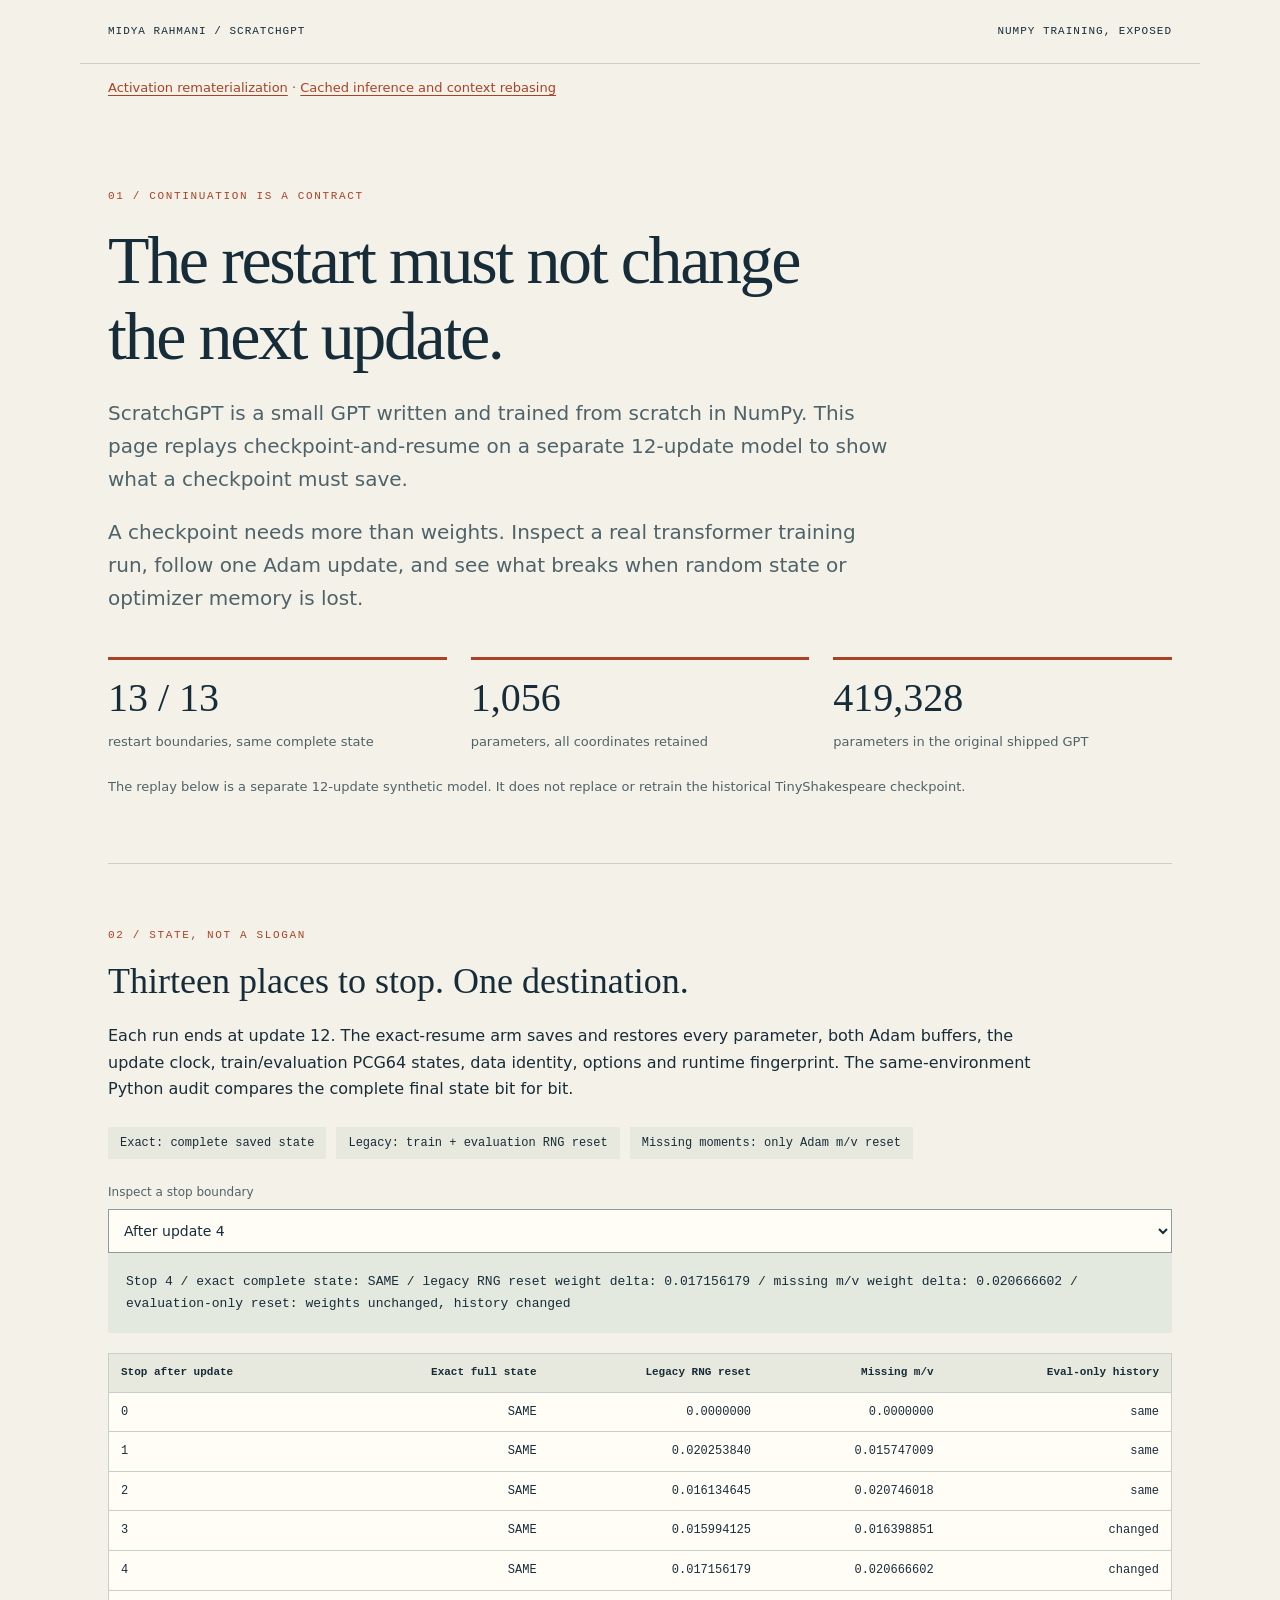
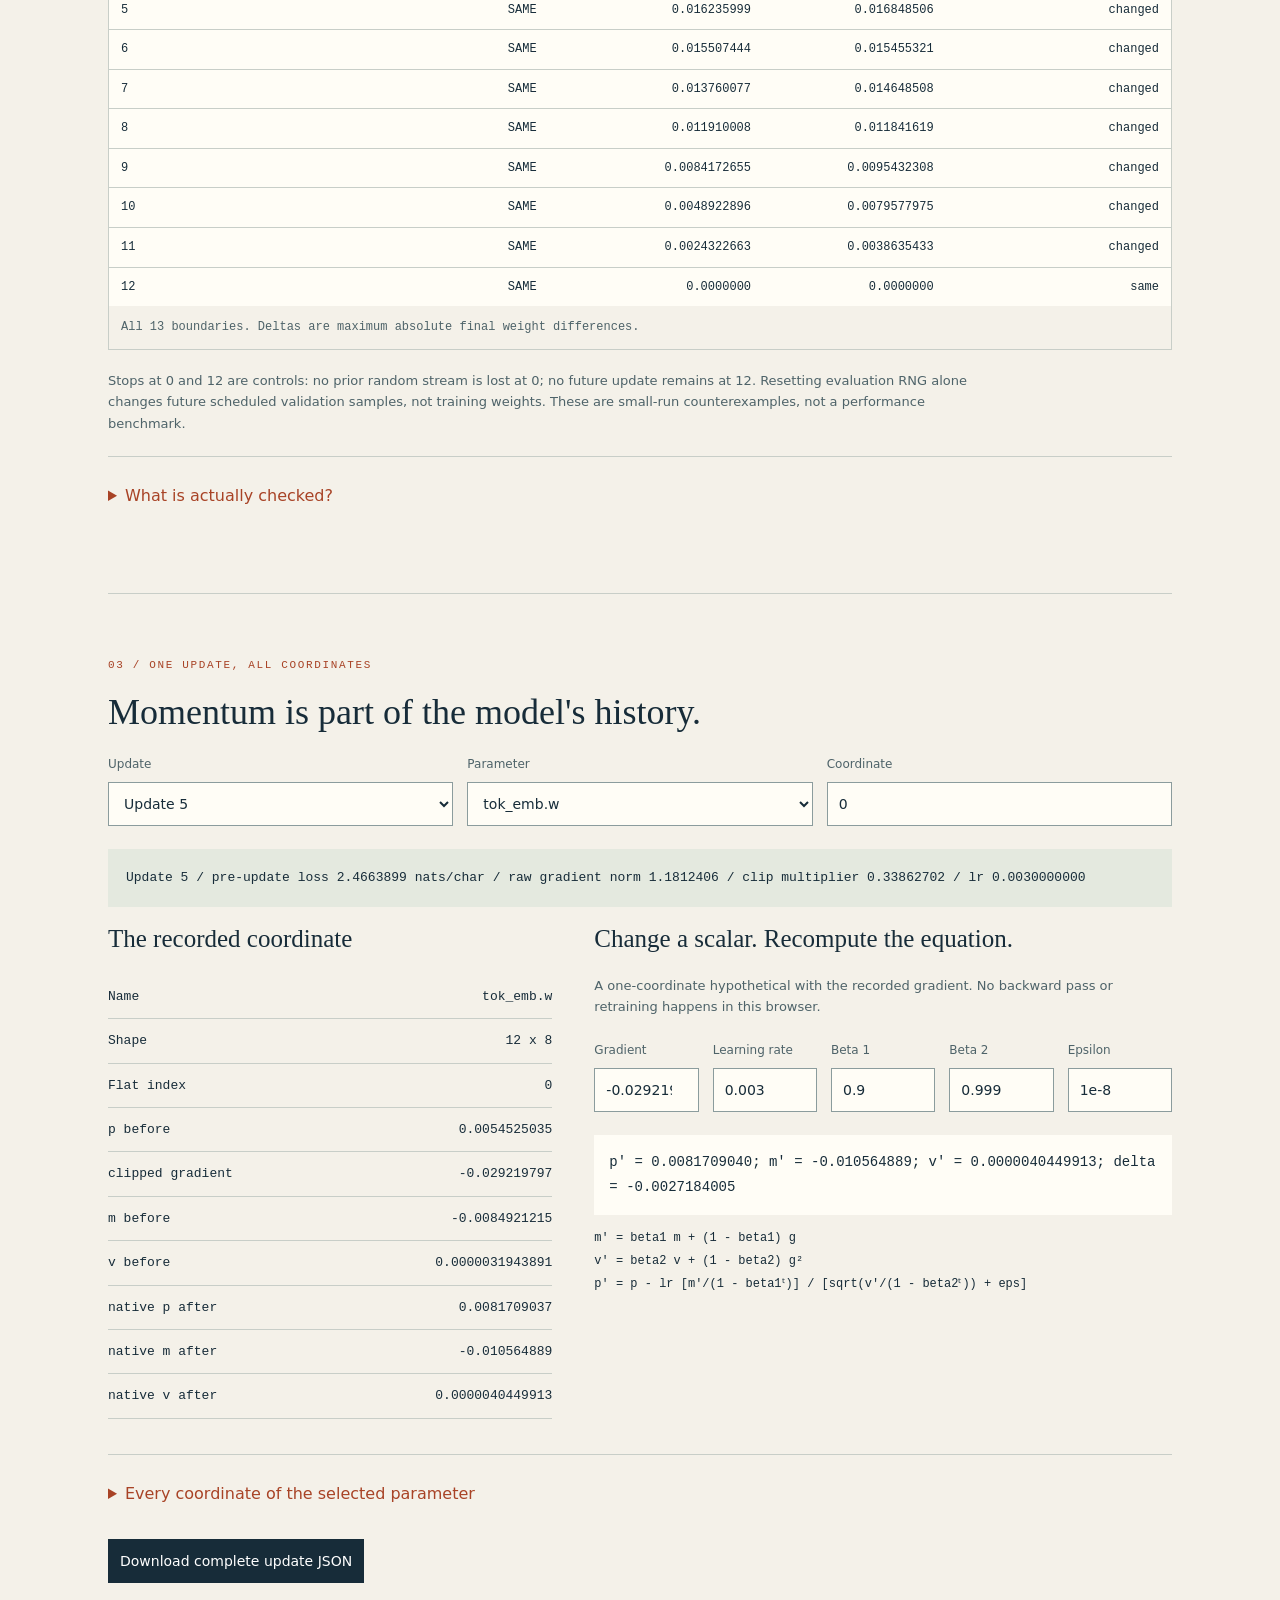
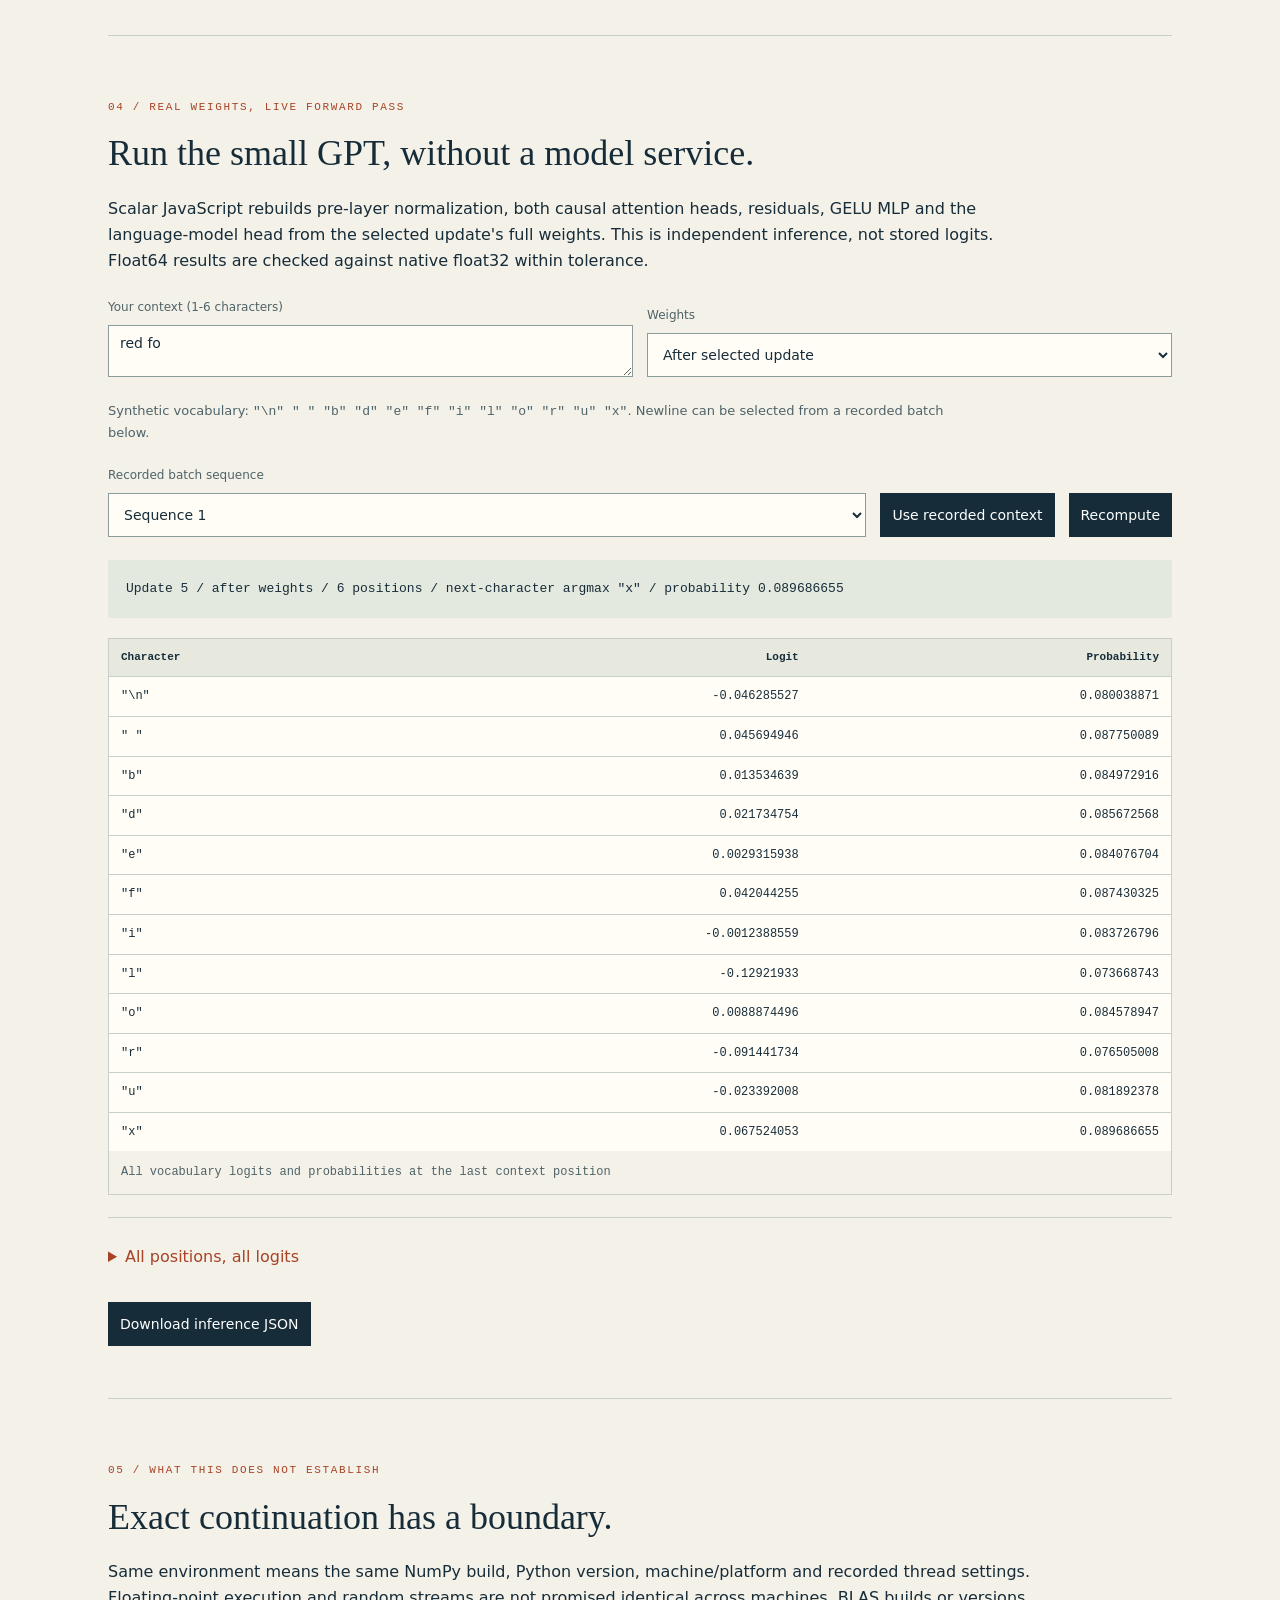
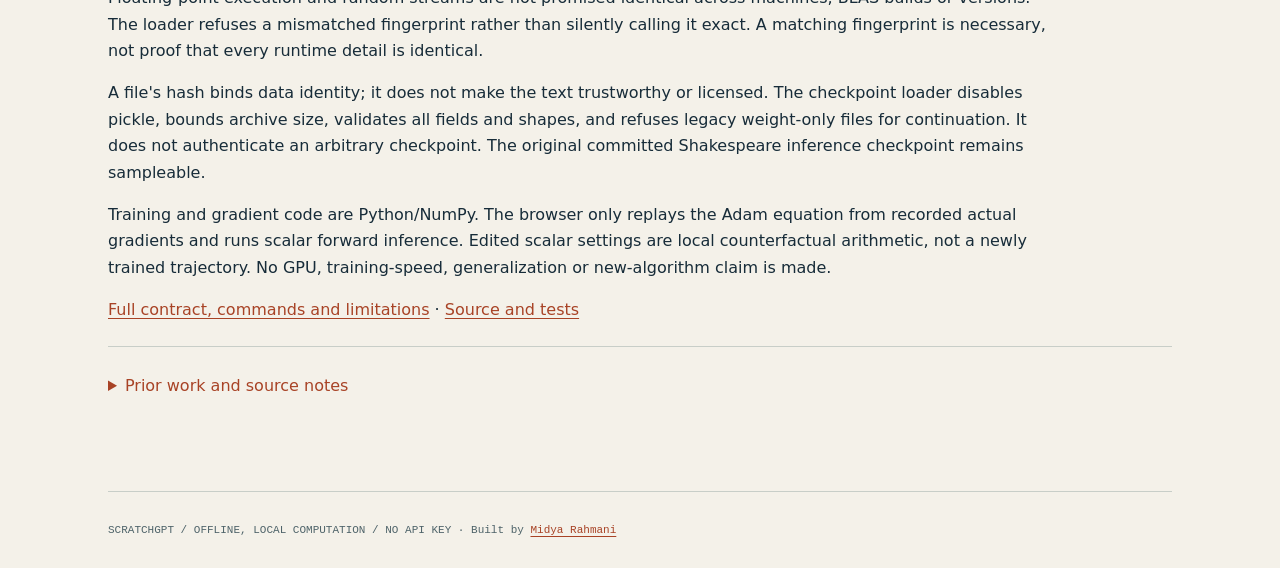
<file: docs/index.html>
<!doctype html><html lang="en"><head><meta charset="utf-8"><meta name="viewport" content="width=device-width,initial-scale=1"><title>scratchgpt | The next update</title><link rel="stylesheet" href="style.css"><script defer src="engine.js"></script><script defer src="app.js"></script></head><body>
<header><a href="https://github.com/midya8/scratchgpt">MIDYA RAHMANI / SCRATCHGPT</a><span>NUMPY TRAINING, EXPOSED</span></header>
<main><p class="note"><a href="remat.html">Activation rematerialization</a> · <a href="cache.html">Cached inference and context rebasing</a></p><section class="hero"><p class="eyebrow">01 / CONTINUATION IS A CONTRACT</p><h1>The restart must not change <br>the next update.</h1><p class="lead">ScratchGPT is a small GPT written and trained from scratch in NumPy. This page replays checkpoint-and-resume on a separate 12-update model to show what a checkpoint must save.</p><p class="lead">A checkpoint needs more than weights. Inspect a real transformer training run, follow one Adam update, and see what breaks when random state or optimizer memory is lost.</p><div class="metrics"><div><strong id="exact">...</strong><span>restart boundaries, same complete state</span></div><div><strong>1,056</strong><span>parameters, all coordinates retained</span></div><div><strong>419,328</strong><span>parameters in the original shipped GPT</span></div></div><p class="note">The replay below is a separate 12-update synthetic model. It does not replace or retrain the historical TinyShakespeare checkpoint.</p></section>
<div id="loading" role="status">Loading the complete replay...</div><div id="workbench" hidden>
<section><p class="eyebrow">02 / STATE, NOT A SLOGAN</p><h2>Thirteen places to stop. One destination.</h2><p>Each run ends at update 12. The exact-resume arm saves and restores every parameter, both Adam buffers, the update clock, train/evaluation PCG64 states, data identity, options and runtime fingerprint. The same-environment Python audit compares the complete final state bit for bit.</p><div class="legend"><span>Exact: complete saved state</span><span>Legacy: train + evaluation RNG reset</span><span>Missing moments: only Adam m/v reset</span></div><label>Inspect a stop boundary<select id="boundary"></select></label><div id="boundary-summary" class="status"></div><div class="table-wrap"><table id="boundaries"><caption>All 13 boundaries. Deltas are maximum absolute final weight differences.</caption><thead><tr><th>Stop after update</th><th>Exact full state</th><th>Legacy RNG reset</th><th>Missing m/v</th><th>Eval-only history</th></tr></thead><tbody></tbody></table></div><p class="note">Stops at 0 and 12 are controls: no prior random stream is lost at 0; no future update remains at 12. Resetting evaluation RNG alone changes future scheduled validation samples, not training weights. These are small-run counterexamples, not a performance benchmark.</p><details><summary>What is actually checked?</summary><p id="check-summary"></p><p>JSON canonical metadata plus raw float32 parameter/moment bytes form the full-state digest. Cross-version regeneration uses numerical tolerances and ignores runtime-specific digests. Atomic replacement prevents a failed save from truncating the previous checkpoint, but is not a promise against every filesystem or power-loss failure.</p><p id="digest" class="mono"></p></details></section>
<section><p class="eyebrow">03 / ONE UPDATE, ALL COORDINATES</p><h2>Momentum is part of the model's history.</h2><div class="controls"><label>Update<select id="step"></select></label><label>Parameter<select id="parameter"></select></label><label>Coordinate<input id="coordinate" type="number" min="0" value="0" step="1"></label></div><div class="status" id="step-summary"></div><div class="columns"><div><h3>The recorded coordinate</h3><dl id="coordinate-values"></dl></div><div><h3>Change a scalar. Recompute the equation.</h3><p class="note">A one-coordinate hypothetical with the recorded gradient. No backward pass or retraining happens in this browser.</p><div class="controls scalar"><label>Gradient<input id="g" type="number" step="any"></label><label>Learning rate<input id="lr" type="number" step="any"></label><label>Beta 1<input id="b1" type="number" step="any" value="0.9"></label><label>Beta 2<input id="b2" type="number" step="any" value="0.999"></label><label>Epsilon<input id="eps" type="number" step="any" value="0.00000001"></label></div><div id="scalar-result" aria-live="polite"></div><p class="formula">m' = beta1 m + (1 - beta1) g<br>v' = beta2 v + (1 - beta2) g²<br>p' = p - lr [m'/(1 - beta1ᵗ)] / [sqrt(v'/(1 - beta2ᵗ)) + eps]</p></div></div><details><summary>Every coordinate of the selected parameter</summary><div class="pager"><button id="previous">Previous 32</button><span id="page-label"></span><button id="next">Next 32</button></div><div class="table-wrap"><table id="coordinates"><thead><tr><th>Index</th><th>p before</th><th>clipped g</th><th>m before</th><th>v before</th><th>p after</th><th>m after</th><th>v after</th></tr></thead><tbody></tbody></table></div></details><button id="download-update">Download complete update JSON</button></section>
<section><p class="eyebrow">04 / REAL WEIGHTS, LIVE FORWARD PASS</p><h2>Run the small GPT, without a model service.</h2><p>Scalar JavaScript rebuilds pre-layer normalization, both causal attention heads, residuals, GELU MLP and the language-model head from the selected update's full weights. This is independent inference, not stored logits. Float64 results are checked against native float32 within tolerance.</p><form id="inference-form"><div class="controls"><label>Your context (1-6 characters)<textarea id="prompt" maxlength="20" autocomplete="off" spellcheck="false" rows="2">red fo</textarea></label><label>Weights<select id="stage"><option value="after">After selected update</option><option value="before">Before selected update</option></select></label></div><p class="note">Synthetic vocabulary: <span id="vocabulary" class="mono"></span>. Newline can be selected from a recorded batch below.</p><div class="controls"><label>Recorded batch sequence<select id="batch"><option value="0">Sequence 1</option><option value="1">Sequence 2</option><option value="2">Sequence 3</option></select></label><button id="use-batch" type="button">Use recorded context</button><button type="submit">Recompute</button></div></form><p id="infer-error" class="error" role="alert"></p><div id="inference-output"><div id="inference-summary" class="status"></div><div class="table-wrap"><table id="logits"><caption>All vocabulary logits and probabilities at the last context position</caption><thead><tr><th>Character</th><th>Logit</th><th>Probability</th></tr></thead><tbody></tbody></table></div><details><summary>All positions, all logits</summary><div class="table-wrap"><table id="all-logits"><thead></thead><tbody></tbody></table></div></details><button id="download-inference">Download inference JSON</button></div></section>
<section class="bounds"><p class="eyebrow">05 / WHAT THIS DOES NOT ESTABLISH</p><h2>Exact continuation has a boundary.</h2><p>Same environment means the same NumPy build, Python version, machine/platform and recorded thread settings. Floating-point execution and random streams are not promised identical across machines, BLAS builds or versions. The loader refuses a mismatched fingerprint rather than silently calling it exact. A matching fingerprint is necessary, not proof that every runtime detail is identical.</p><p>A file's hash binds data identity; it does not make the text trustworthy or licensed. The checkpoint loader disables pickle, bounds archive size, validates all fields and shapes, and refuses legacy weight-only files for continuation. It does not authenticate an arbitrary checkpoint. The original committed Shakespeare inference checkpoint remains sampleable.</p><p>Training and gradient code are Python/NumPy. The browser only replays the Adam equation from recorded actual gradients and runs scalar forward inference. Edited scalar settings are local counterfactual arithmetic, not a newly trained trajectory. No GPU, training-speed, generalization or new-algorithm claim is made.</p><p><a href="https://github.com/midya8/scratchgpt/blob/master/CONTINUATION.md">Full contract, commands and limitations</a> · <a href="https://github.com/midya8/scratchgpt">Source and tests</a></p><details><summary>Prior work and source notes</summary><ul><li><a href="https://arxiv.org/abs/1412.6980">Kingma and Ba: Adam</a></li><li><a href="https://numpy.org/doc/stable/reference/random/compatibility.html">NumPy random compatibility policy</a></li><li><a href="https://numpy.org/doc/stable/reference/random/bit_generators/generated/numpy.random.PCG64.state.html">NumPy PCG64 state</a></li><li><a href="https://numpy.org/doc/stable/reference/generated/numpy.load.html">NumPy loading and pickle boundary</a></li><li><a href="https://pytorch.org/tutorials/beginner/saving_loading_models.html">Checkpoint components, PyTorch tutorial</a> (concept only; PyTorch is not used)</li><li><a href="https://docs.python.org/3/library/os.html">Python os.replace</a></li><li><a href="https://arxiv.org/abs/1706.03762">Transformer architecture</a></li></ul><p>Original implementation and this educational continuation/replay by Midya Rahmani. Adam, transformers and RNG checkpointing are prior work.</p></details></section>
</div></main><footer>SCRATCHGPT / OFFLINE, LOCAL COMPUTATION / NO API KEY · Built by <a href="https://midya.ca">Midya Rahmani</a></footer></body></html>
</file>
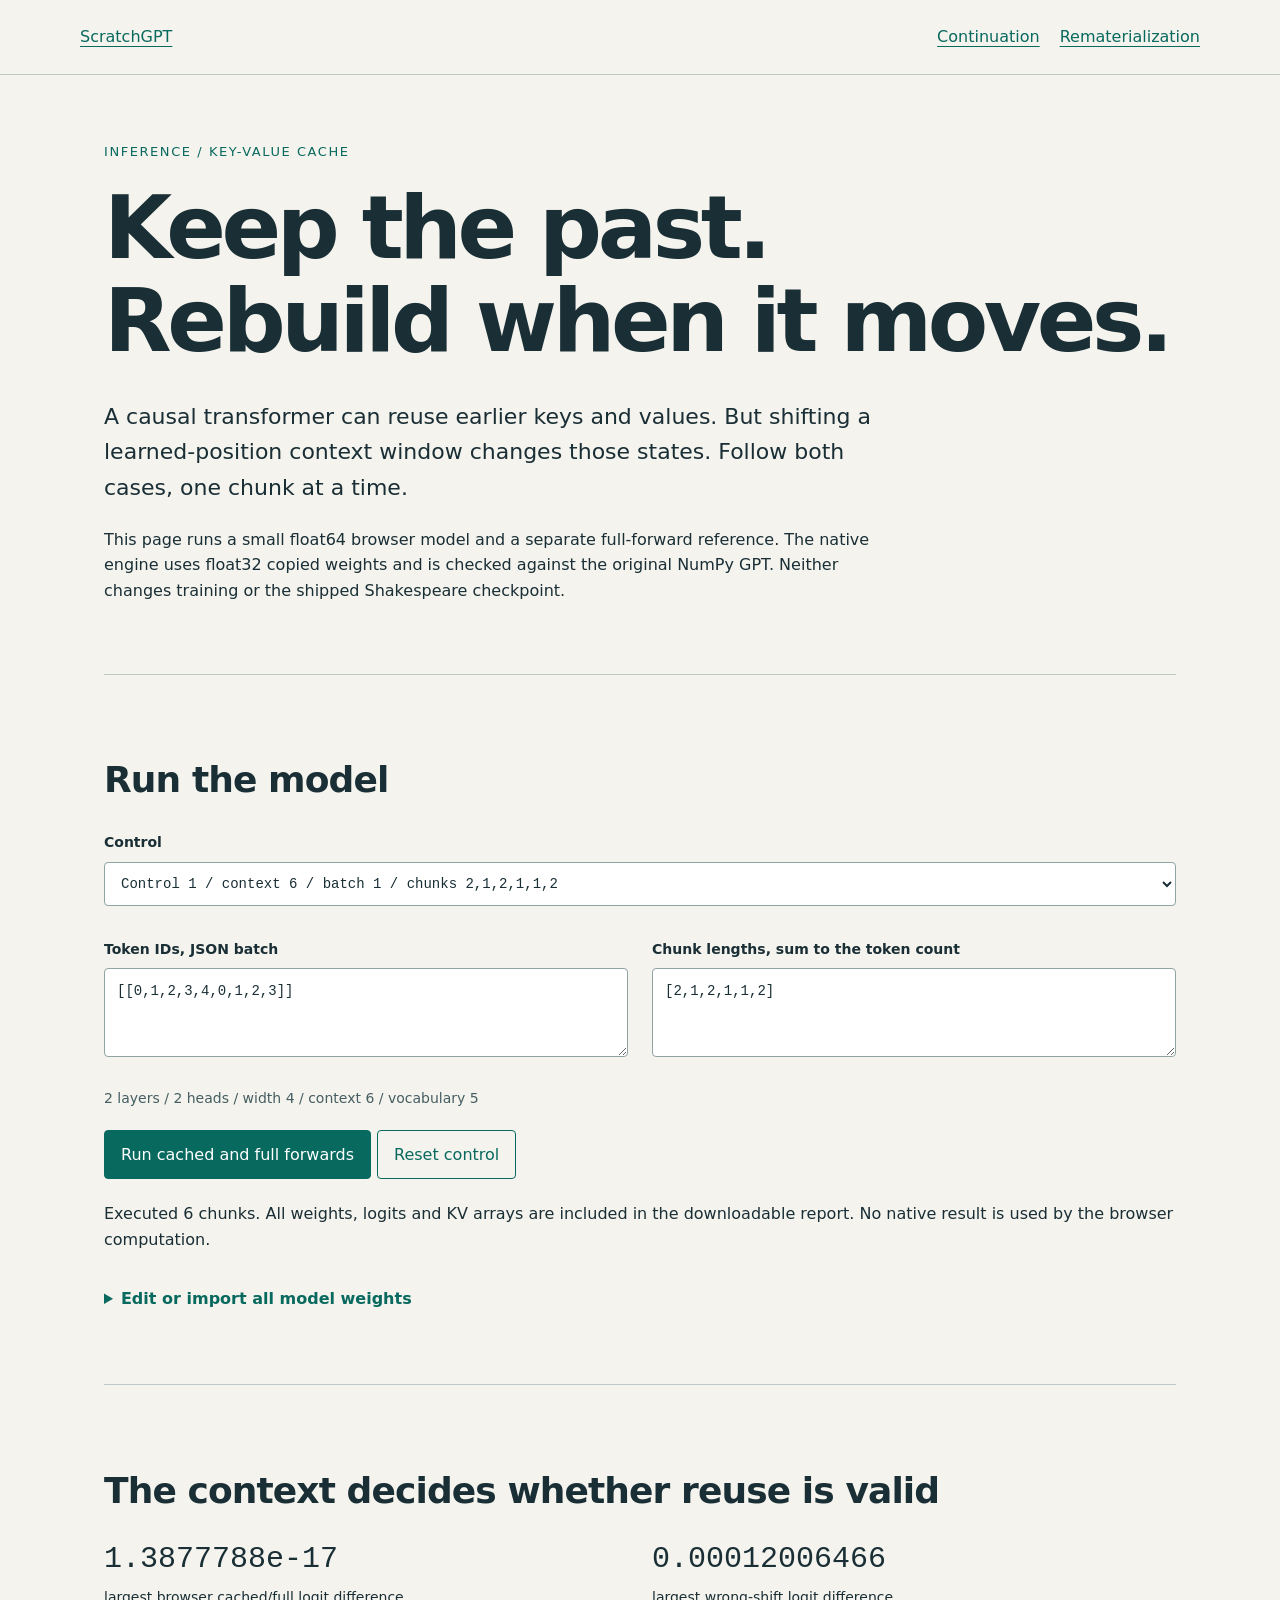
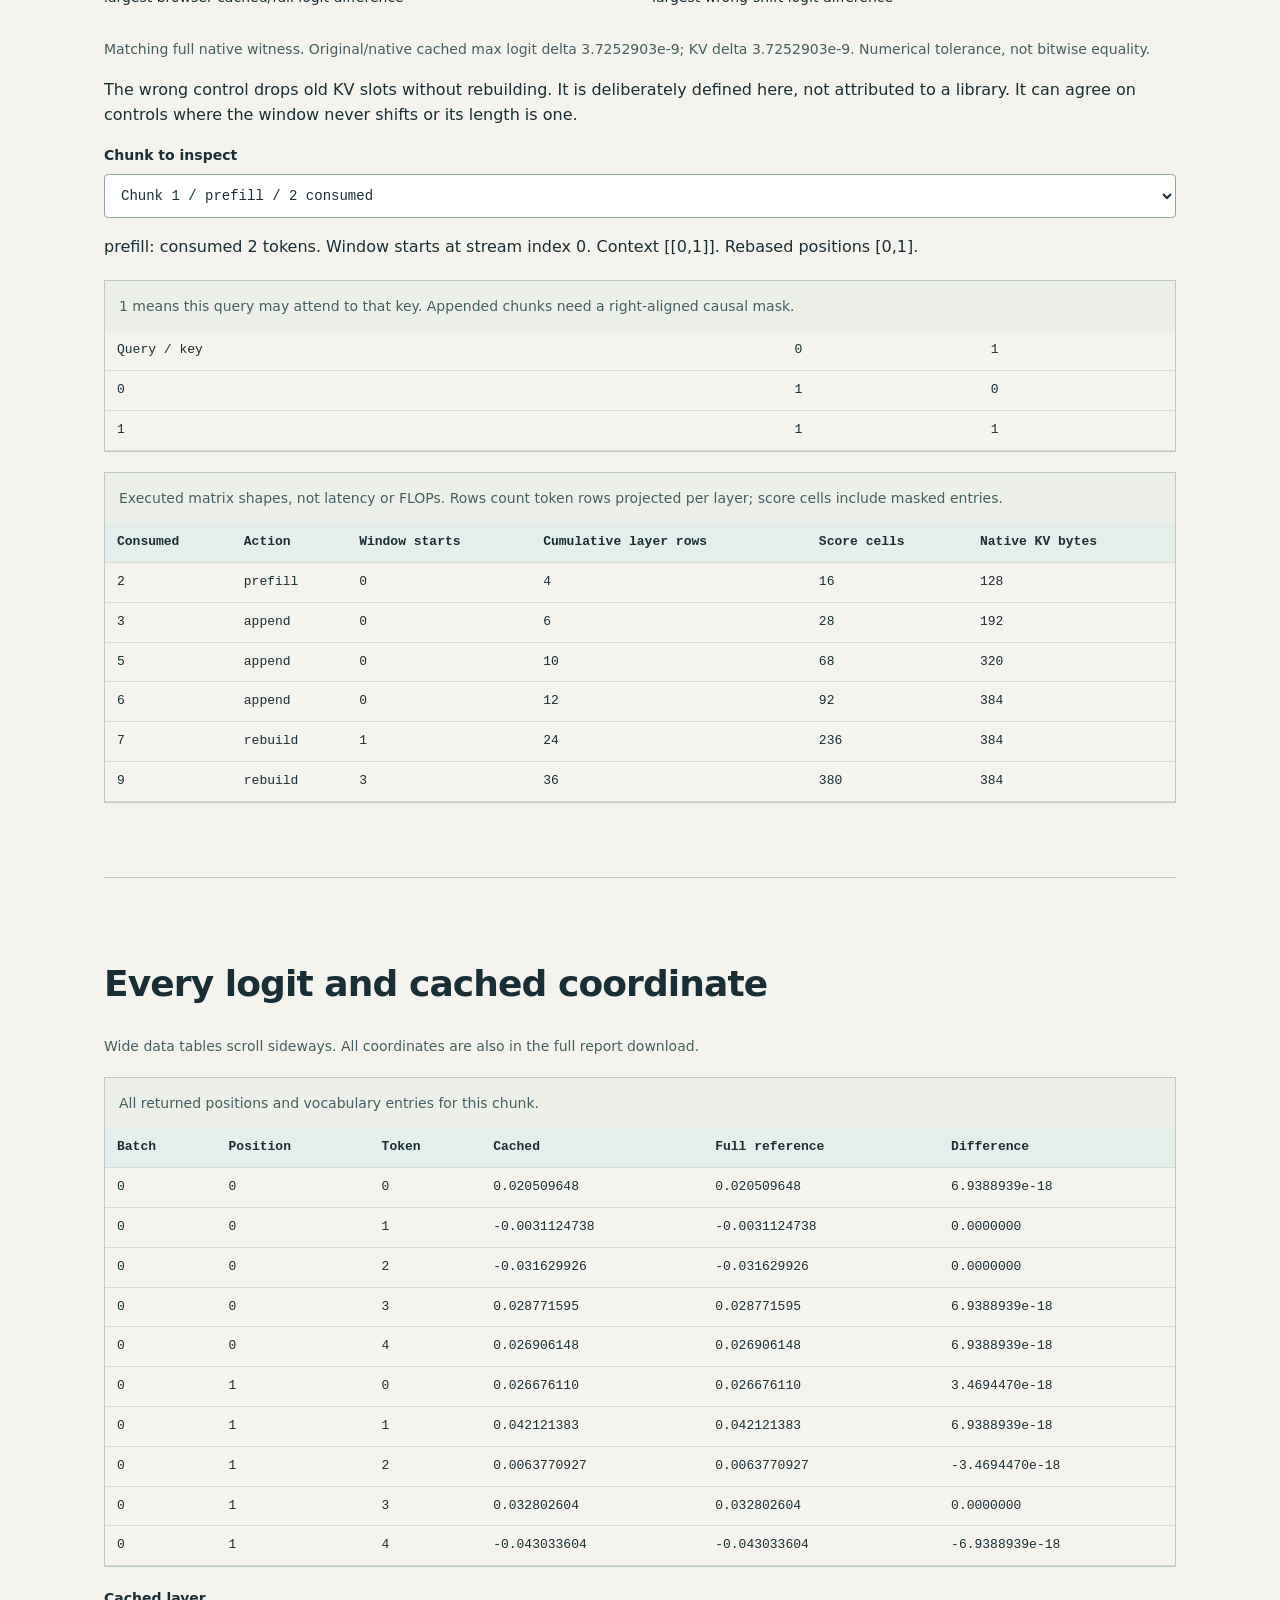
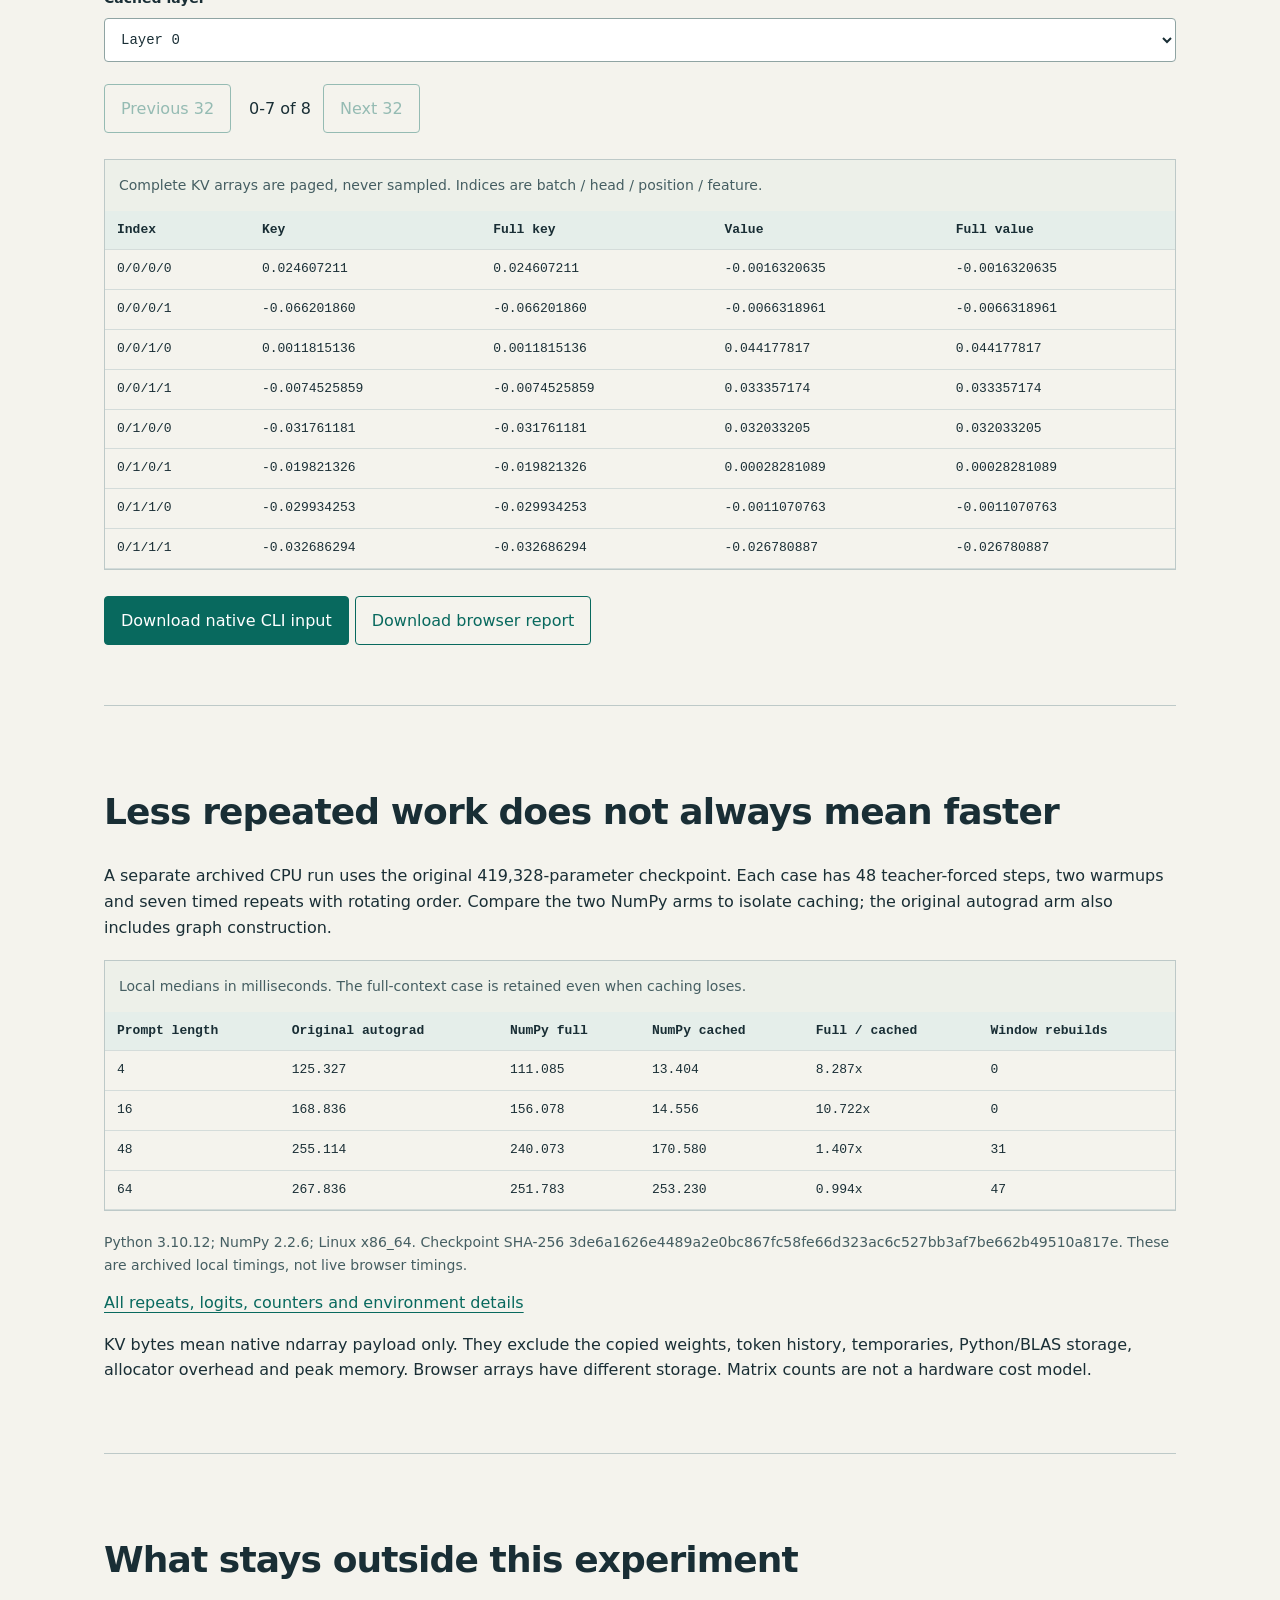
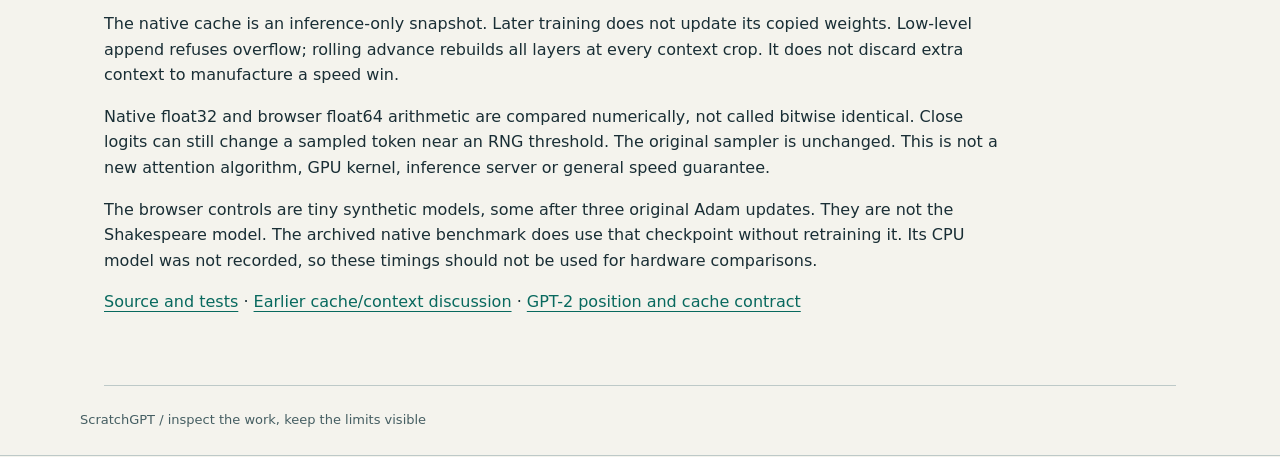
<file: docs/cache.html>
<!doctype html>
<html lang="en">
  <head>
    <meta charset="utf-8" />
    <meta name="viewport" content="width=device-width,initial-scale=1" />
    <title>ScratchGPT | Cache and context</title>
    <link rel="stylesheet" href="cache.css" />
    <script defer src="engine.js"></script>
    <script defer src="cache-engine.js"></script>
    <script defer src="cache-app.js"></script>
  </head>
  <body>
    <header>
      <a href="https://github.com/midya8/scratchgpt">ScratchGPT</a>
      <nav>
        <a href="./">Continuation</a><a href="remat.html">Rematerialization</a>
      </nav>
    </header>
    <main>
      <section class="hero">
        <p class="eyebrow">Inference / key-value cache</p>
        <h1>Keep the past.<br />Rebuild when it moves.</h1>
        <p class="lead">
          A causal transformer can reuse earlier keys and values. But shifting a
          learned-position context window changes those states. Follow both
          cases, one chunk at a time.
        </p>
        <p>
          This page runs a small float64 browser model and a separate
          full-forward reference. The native engine uses float32 copied weights
          and is checked against the original NumPy GPT. Neither changes
          training or the shipped Shakespeare checkpoint.
        </p>
      </section>
      <section>
        <h2>Run the model</h2>
        <form id="audit-form">
          <label>Control<select id="preset"></select></label>
          <div class="columns">
            <label
              >Token IDs, JSON batch<textarea
                id="tokens"
                rows="3"
                spellcheck="false"
              ></textarea></label
            ><label
              >Chunk lengths, sum to the token count<textarea
                id="chunks"
                rows="3"
                spellcheck="false"
              ></textarea>
            </label>
          </div>
          <p id="model-info" class="note"></p>
          <button type="submit">Run cached and full forwards</button
          ><button id="reset" type="button" class="secondary">
            Reset control
          </button>
        </form>
        <p id="error" role="alert"></p>
        <p id="status" role="status">Loading controls...</p>
        <details>
          <summary>Edit or import all model weights</summary>
          <p>
            Bounded to three layers, width 12, vocabulary 16, context eight and
            two sequences of up to 24 tokens. Weights are normalized to float32
            before browser float64 arithmetic.
          </p>
          <textarea
            id="input-json"
            rows="12"
            spellcheck="false"
            aria-label="Complete input JSON"
          ></textarea
          ><button id="import" type="button">Use complete input</button>
        </details>
      </section>
      <div id="results" hidden>
        <section>
          <h2>The context decides whether reuse is valid</h2>
          <div class="metrics">
            <div>
              <strong id="logit-delta"></strong
              ><span>largest browser cached/full logit difference</span>
            </div>
            <div>
              <strong id="stale-delta"></strong
              ><span>largest wrong-shift logit difference</span>
            </div>
          </div>
          <p id="native-status" class="note"></p>
          <p>
            The wrong control drops old KV slots without rebuilding. It is
            deliberately defined here, not attributed to a library. It can agree
            on controls where the window never shifts or its length is one.
          </p>
          <label>Chunk to inspect<select id="step"></select></label>
          <p id="step-info"></p>
          <div class="table-wrap">
            <p class="table-note">
              1 means this query may attend to that key. Appended chunks need a
              right-aligned causal mask.
            </p>
            <table id="mask">
              <thead></thead>
              <tbody></tbody>
            </table>
          </div>
          <div class="table-wrap">
            <p class="table-note">
              Executed matrix shapes, not latency or FLOPs. Rows count token
              rows projected per layer; score cells include masked entries.
            </p>
            <table id="steps">
              <thead>
                <tr>
                  <th>Consumed</th>
                  <th>Action</th>
                  <th>Window starts</th>
                  <th>Cumulative layer rows</th>
                  <th>Score cells</th>
                  <th>Native KV bytes</th>
                </tr>
              </thead>
              <tbody></tbody>
            </table>
          </div>
        </section>
        <section>
          <h2>Every logit and cached coordinate</h2>
          <p class="note">
            Wide data tables scroll sideways. All coordinates are also in the
            full report download.
          </p>
          <div class="table-wrap">
            <p class="table-note">
              All returned positions and vocabulary entries for this chunk.
            </p>
            <table id="logits">
              <thead>
                <tr>
                  <th>Batch</th>
                  <th>Position</th>
                  <th>Token</th>
                  <th>Cached</th>
                  <th>Full reference</th>
                  <th>Difference</th>
                </tr>
              </thead>
              <tbody></tbody>
            </table>
          </div>
          <label>Cached layer<select id="layer"></select></label>
          <div class="pager">
            <button id="previous" class="secondary">Previous 32</button
            ><span id="page-label"></span
            ><button id="next" class="secondary">Next 32</button>
          </div>
          <div class="table-wrap">
            <p class="table-note">
              Complete KV arrays are paged, never sampled. Indices are batch /
              head / position / feature.
            </p>
            <table id="kv">
              <thead>
                <tr>
                  <th>Index</th>
                  <th>Key</th>
                  <th>Full key</th>
                  <th>Value</th>
                  <th>Full value</th>
                </tr>
              </thead>
              <tbody></tbody>
            </table>
          </div>
          <button id="download-input">Download native CLI input</button
          ><button id="download-report" class="secondary">
            Download browser report
          </button>
        </section>
      </div>
      <section>
        <h2>Less repeated work does not always mean faster</h2>
        <p>
          A separate archived CPU run uses the original 419,328-parameter
          checkpoint. Each case has 48 teacher-forced steps, two warmups and
          seven timed repeats with rotating order. Compare the two NumPy arms to
          isolate caching; the original autograd arm also includes graph
          construction.
        </p>
        <div class="table-wrap">
          <p class="table-note">
            Local medians in milliseconds. The full-context case is retained
            even when caching loses.
          </p>
          <table id="benchmark">
            <thead>
              <tr>
                <th>Prompt length</th>
                <th>Original autograd</th>
                <th>NumPy full</th>
                <th>NumPy cached</th>
                <th>Full / cached</th>
                <th>Window rebuilds</th>
              </tr>
            </thead>
            <tbody></tbody>
          </table>
        </div>
        <div id="benchmark-cards" aria-label="Benchmark cases"></div>
        <p class="note" id="benchmark-info"></p>
        <a href="cache-benchmark.json"
          >All repeats, logits, counters and environment details</a
        >
        <p>
          KV bytes mean native ndarray payload only. They exclude the copied
          weights, token history, temporaries, Python/BLAS storage, allocator
          overhead and peak memory. Browser arrays have different storage.
          Matrix counts are not a hardware cost model.
        </p>
      </section>
      <section class="limits">
        <h2>What stays outside this experiment</h2>
        <p>
          The native cache is an inference-only snapshot. Later training does
          not update its copied weights. Low-level append refuses overflow;
          rolling advance rebuilds all layers at every context crop. It does not
          discard extra context to manufacture a speed win.
        </p>
        <p>
          Native float32 and browser float64 arithmetic are compared
          numerically, not called bitwise identical. Close logits can still
          change a sampled token near an RNG threshold. The original sampler is
          unchanged. This is not a new attention algorithm, GPU kernel,
          inference server or general speed guarantee.
        </p>
        <p>
          The browser controls are tiny synthetic models, some after three
          original Adam updates. They are not the Shakespeare model. The
          archived native benchmark does use that checkpoint without retraining
          it. Its CPU model was not recorded, so these timings should not be
          used for hardware comparisons.
        </p>
        <p>
          <a href="https://github.com/midya8/scratchgpt">Source and tests</a> ·
          <a href="https://github.com/karpathy/nanoGPT/pull/76"
            >Earlier cache/context discussion</a
          >
          ·
          <a href="https://huggingface.co/docs/transformers/model_doc/gpt2"
            >GPT-2 position and cache contract</a
          >
        </p>
      </section>
    </main>
    <footer>ScratchGPT / inspect the work, keep the limits visible</footer>
  </body>
</html>
</file>
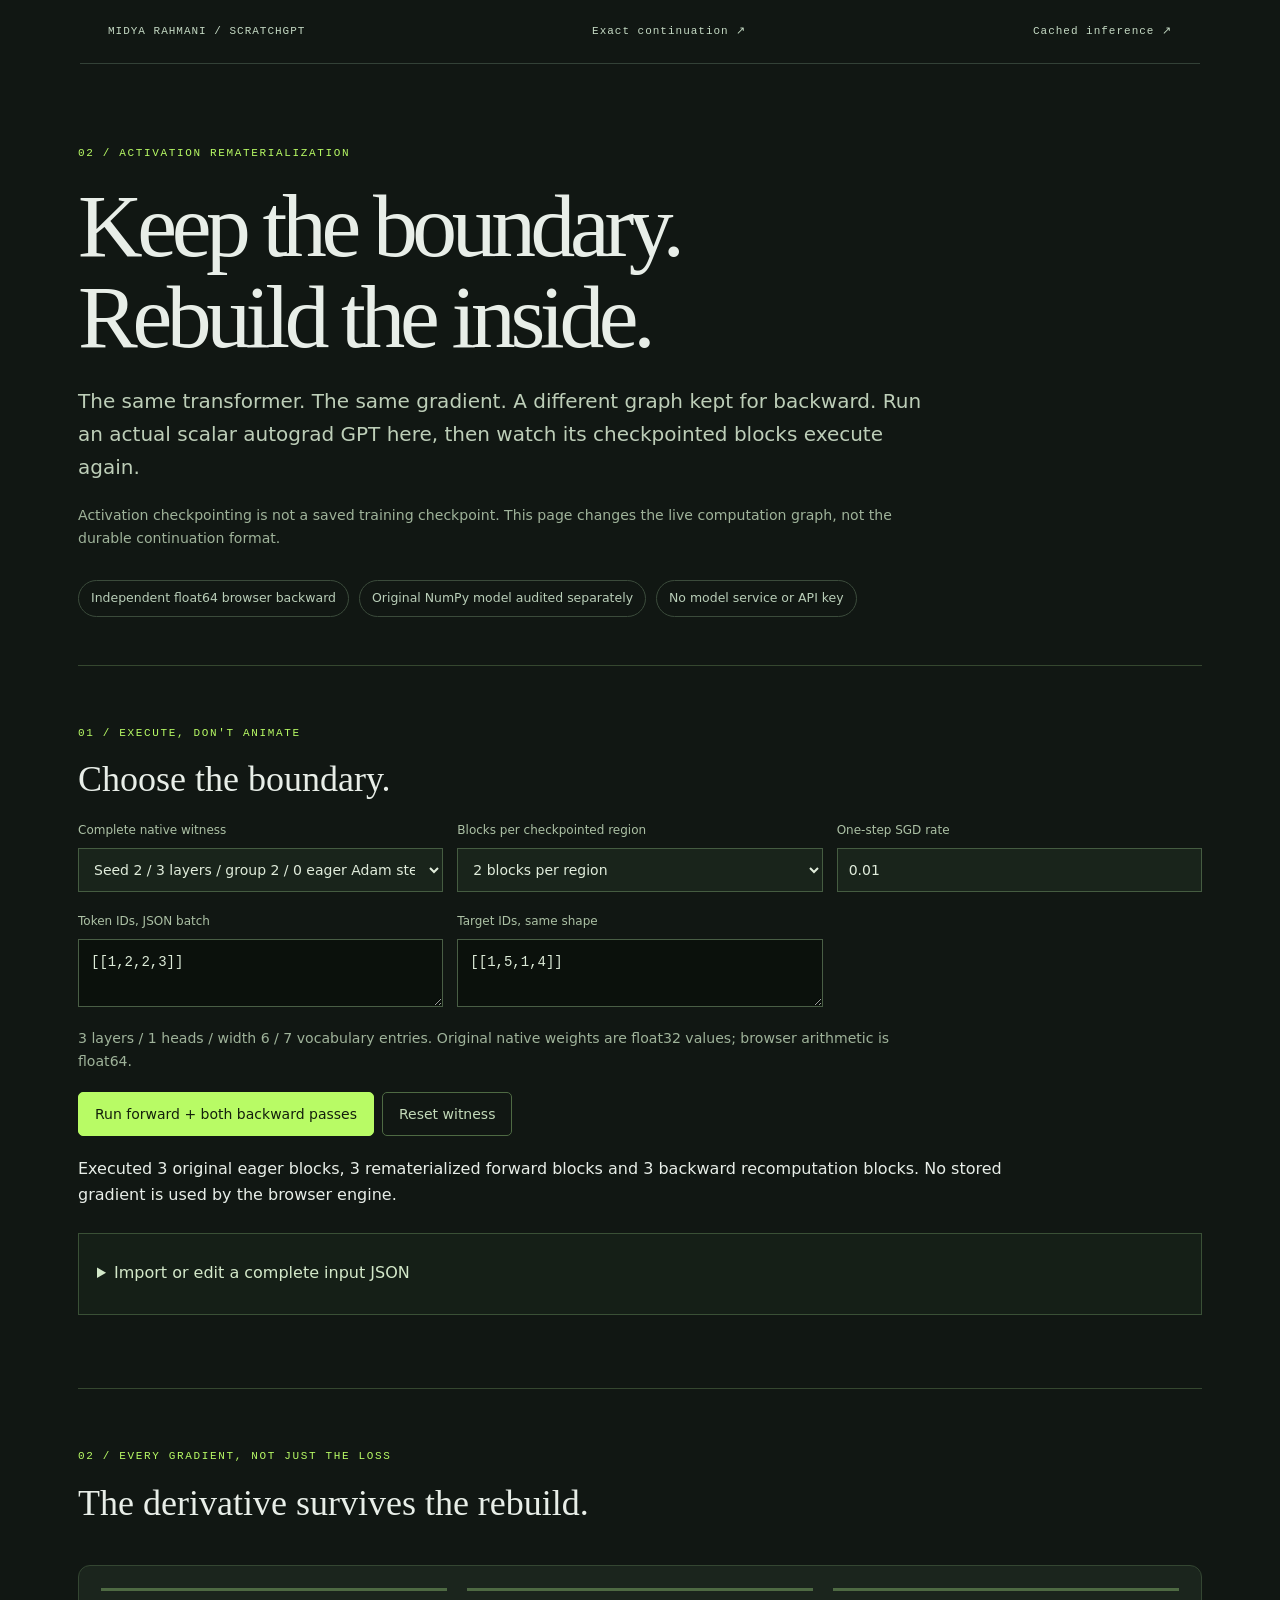
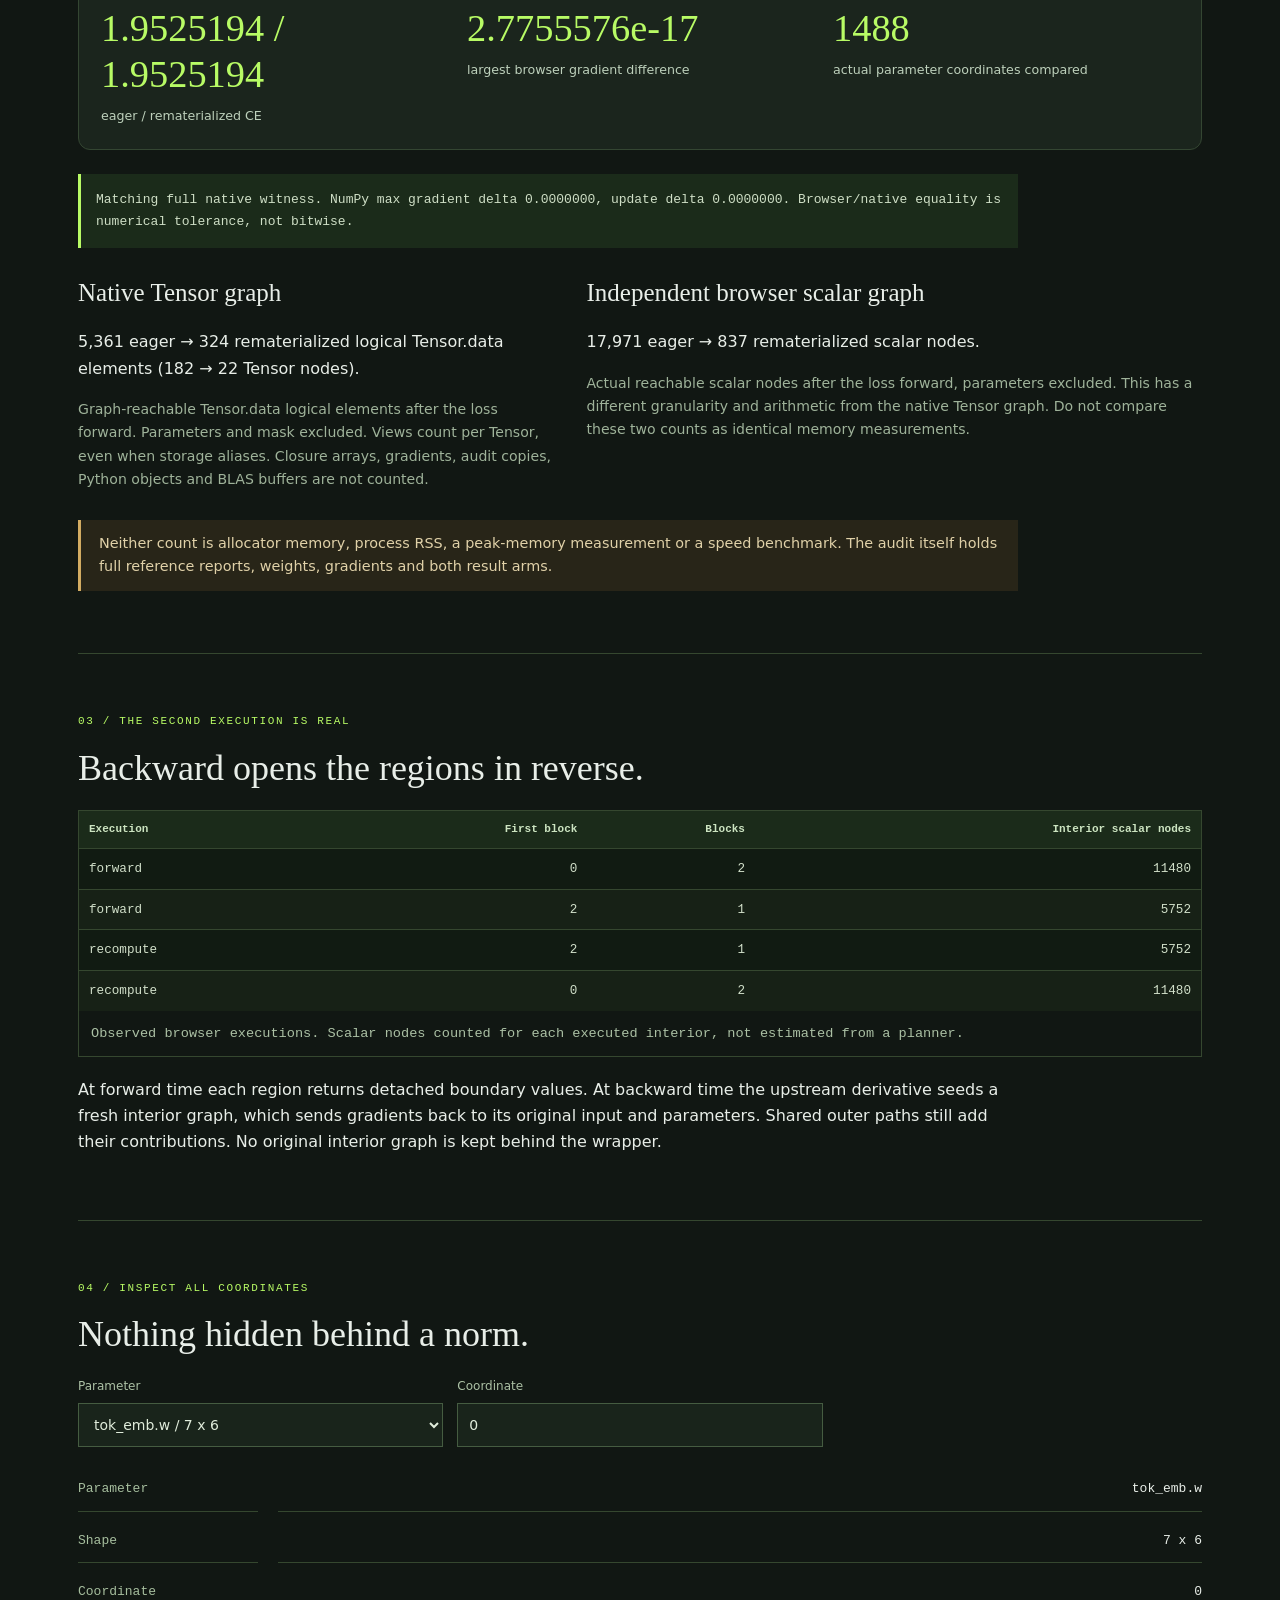
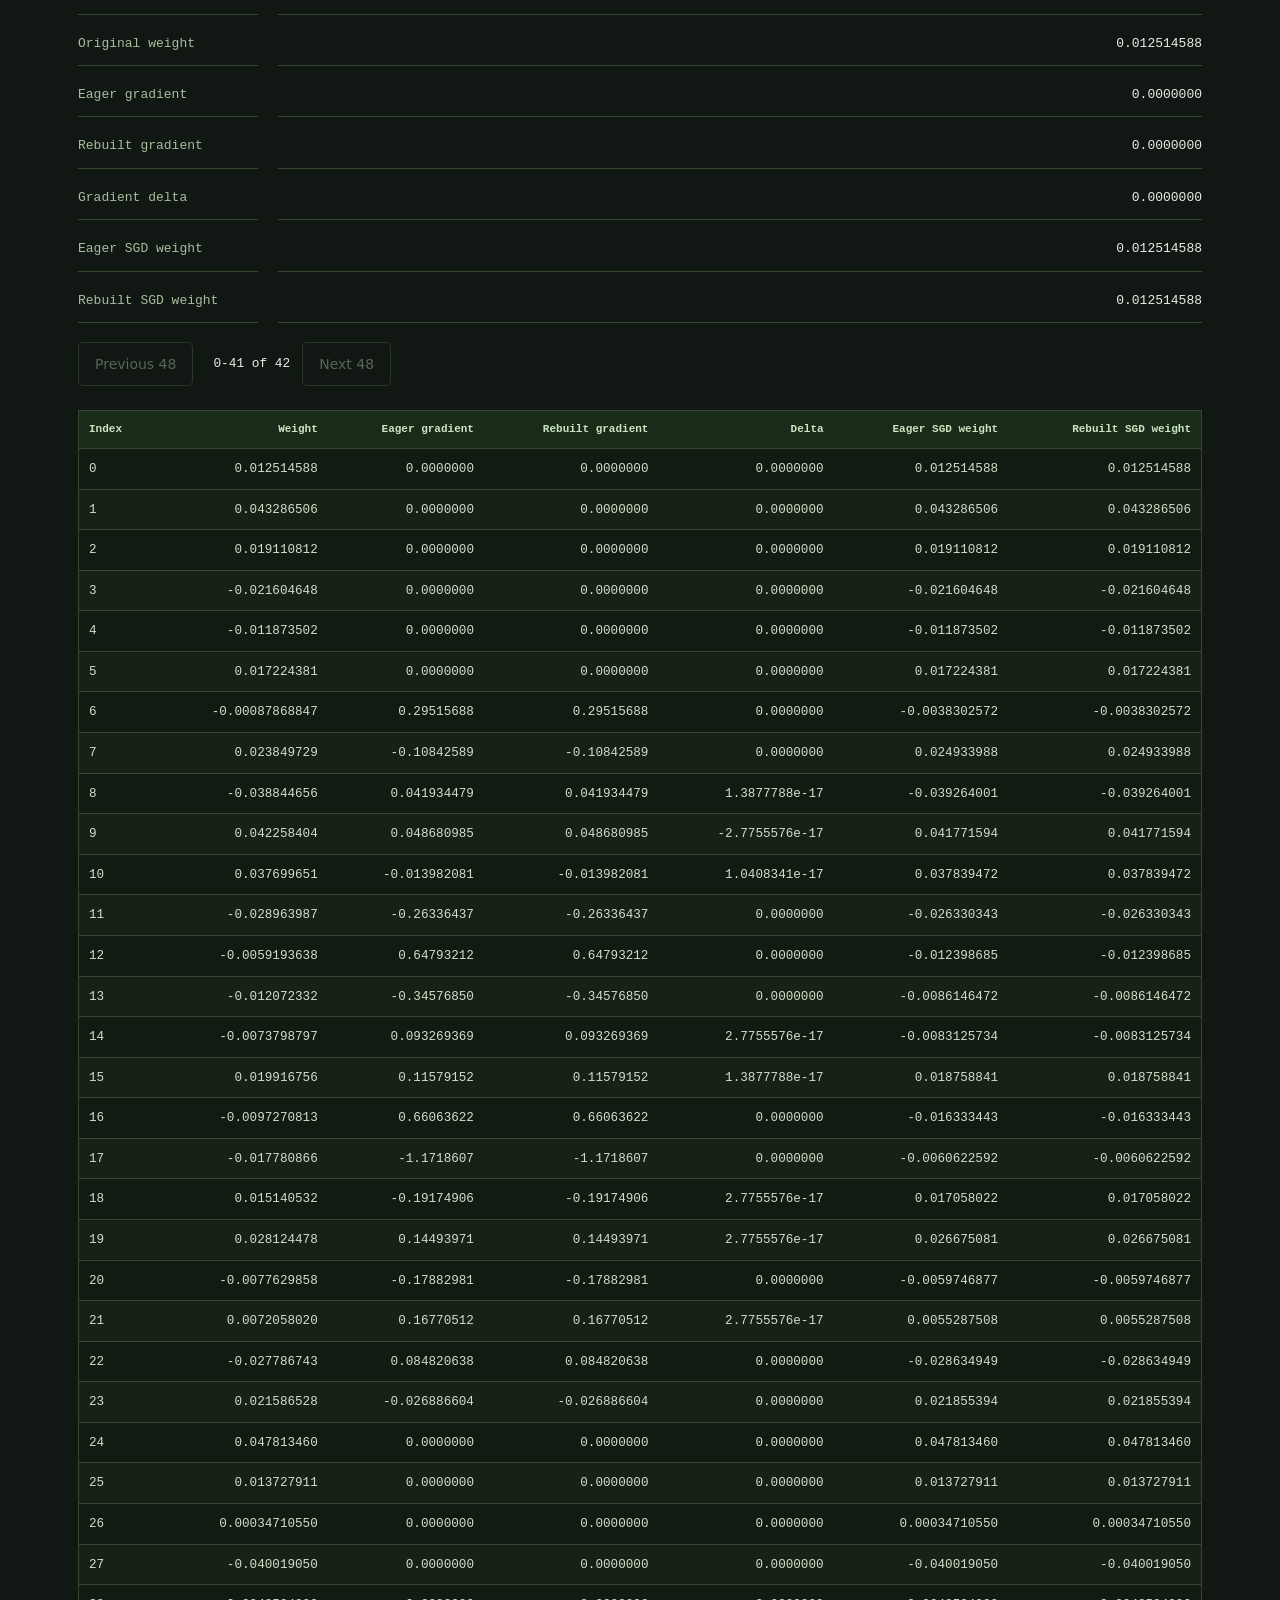
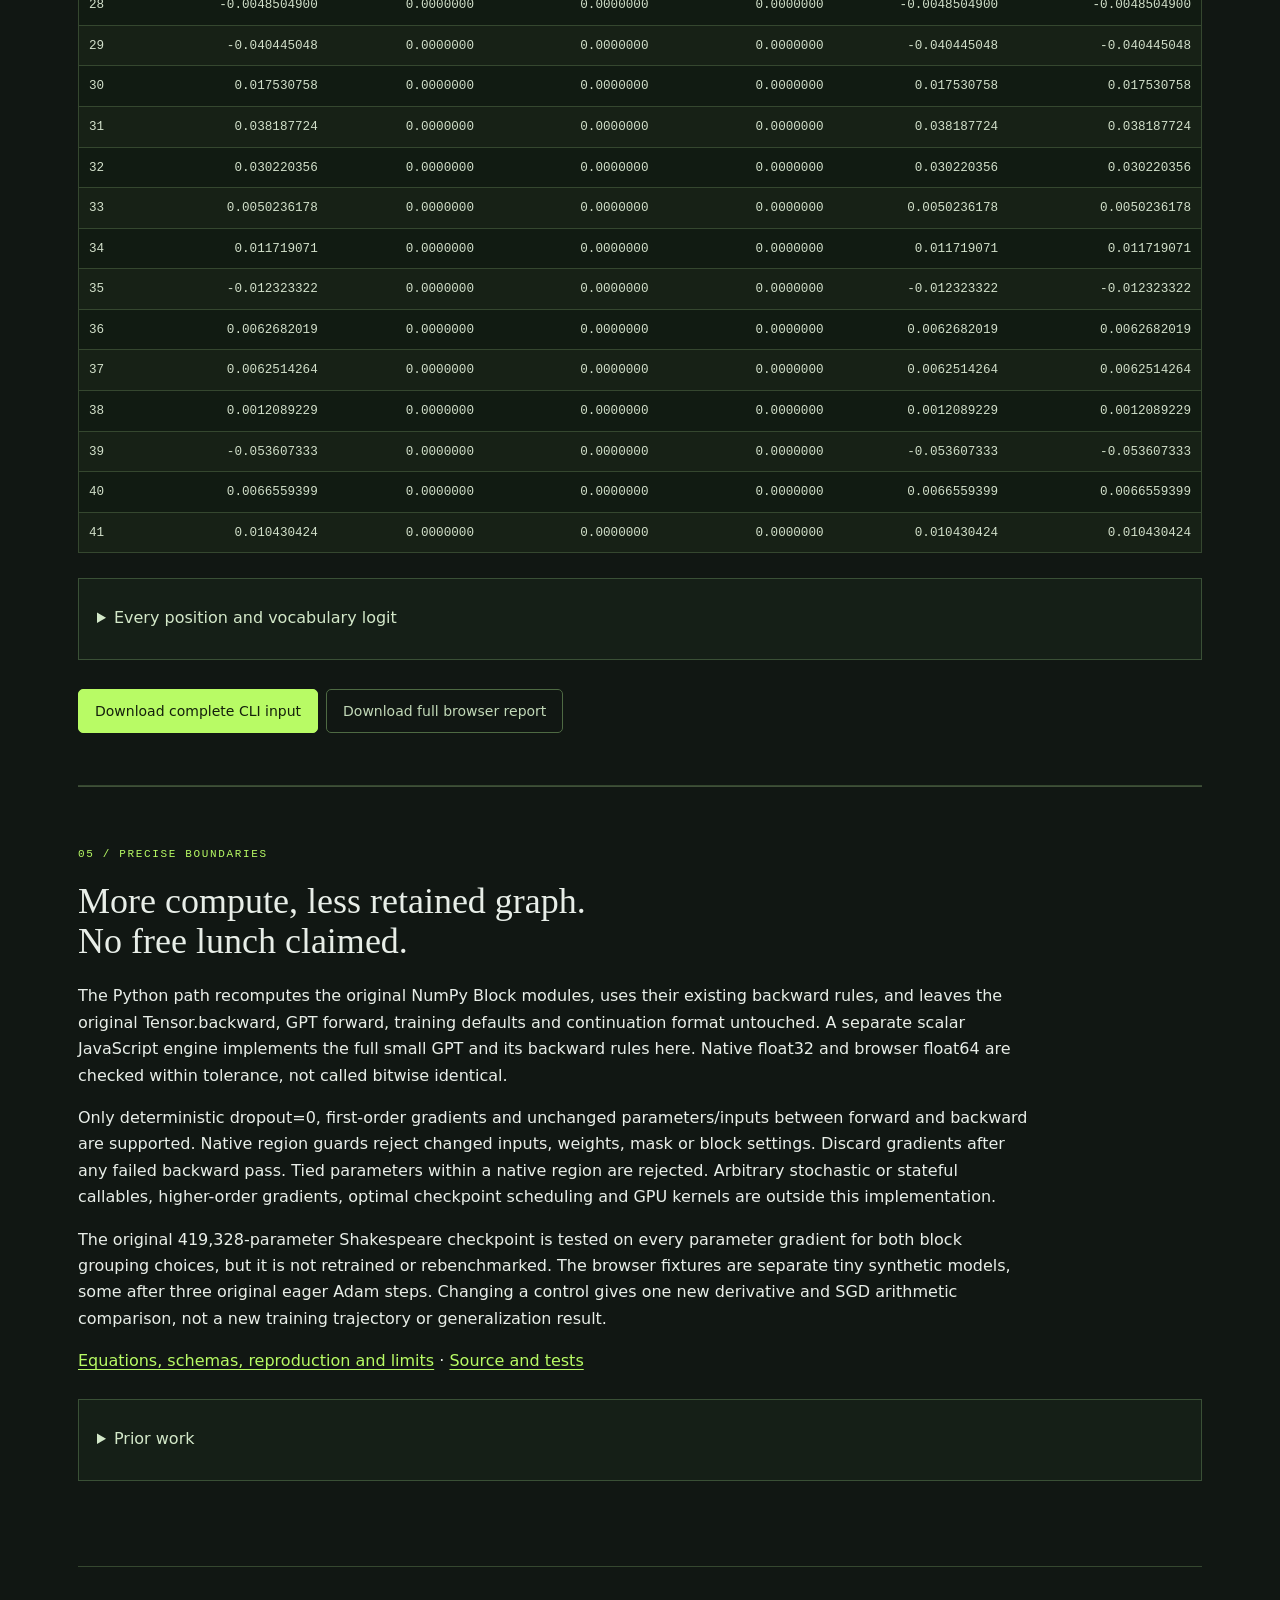
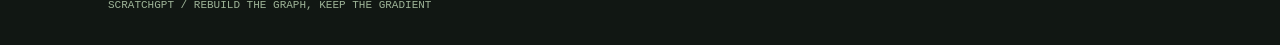
<file: docs/remat.html>
<!doctype html>
<html lang="en"><head><meta charset="utf-8"><meta name="viewport" content="width=device-width,initial-scale=1"><title>scratchgpt | Recompute the gradient</title><link rel="stylesheet" href="remat.css"><script defer src="remat-engine.js"></script><script defer src="remat-app.js"></script></head>
<body><header><a href="https://github.com/midya8/scratchgpt">MIDYA RAHMANI / SCRATCHGPT</a><a href="./">Exact continuation ↗</a><a href="cache.html">Cached inference ↗</a></header><main>
<section class="hero"><p class="eyebrow">02 / ACTIVATION REMATERIALIZATION</p><h1>Keep the boundary.<br>Rebuild the inside.</h1><p class="lead">The same transformer. The same gradient. A different graph kept for backward. Run an actual scalar autograd GPT here, then watch its checkpointed blocks execute again.</p><p class="note">Activation checkpointing is not a saved training checkpoint. This page changes the live computation graph, not the durable continuation format.</p><div class="pills"><span>Independent float64 browser backward</span><span>Original NumPy model audited separately</span><span>No model service or API key</span></div></section>
<section><p class="eyebrow">01 / EXECUTE, DON'T ANIMATE</p><h2>Choose the boundary.</h2><form id="audit-form"><div class="controls"><label>Complete native witness<select id="preset"></select></label><label>Blocks per checkpointed region<select id="group"></select></label><label>One-step SGD rate<input id="rate" type="number" min="0" max=".1" step=".001" value=".01"></label></div><div class="controls"><label>Token IDs, JSON batch<textarea id="tokens" rows="2" spellcheck="false"></textarea></label><label>Target IDs, same shape<textarea id="targets" rows="2" spellcheck="false"></textarea></label></div><p class="note" id="model-info"></p><button type="submit">Run forward + both backward passes</button><button id="reset" type="button" class="secondary">Reset witness</button></form><p id="error" role="alert"></p><p id="status" role="status">Loading bounded native witnesses...</p><details><summary>Import or edit a complete input JSON</summary><p>Every named parameter is included. Bounded to 3 layers, width 8, vocabulary 12, two sequences and length 6. The native CLI accepts this same input. This is not a checkpoint loader.</p><textarea id="input-json" rows="10" spellcheck="false" aria-label="Complete input JSON"></textarea><button id="import" type="button">Use this input</button><a href="remat-example.json" download>Download a complete example</a></details></section>
<div id="results" hidden>
<section><p class="eyebrow">02 / EVERY GRADIENT, NOT JUST THE LOSS</p><h2>The derivative survives the rebuild.</h2><div class="metrics"><div><strong id="loss">...</strong><span>eager / rematerialized CE</span></div><div><strong id="delta">...</strong><span>largest browser gradient difference</span></div><div><strong id="coordinates">...</strong><span>actual parameter coordinates compared</span></div></div><p id="native-status" class="status"></p><div class="columns"><div><h3>Native Tensor graph</h3><p id="native-counts"></p><p class="note">Graph-reachable Tensor.data logical elements after the loss forward. Parameters and mask excluded. Views count per Tensor, even when storage aliases. Closure arrays, gradients, audit copies, Python objects and BLAS buffers are not counted.</p></div><div><h3>Independent browser scalar graph</h3><p id="browser-counts"></p><p class="note">Actual reachable scalar nodes after the loss forward, parameters excluded. This has a different granularity and arithmetic from the native Tensor graph. Do not compare these two counts as identical memory measurements.</p></div></div><p class="warning">Neither count is allocator memory, process RSS, a peak-memory measurement or a speed benchmark. The audit itself holds full reference reports, weights, gradients and both result arms.</p></section>
<section><p class="eyebrow">03 / THE SECOND EXECUTION IS REAL</p><h2>Backward opens the regions in reverse.</h2><div class="table-wrap"><table id="events"><caption>Observed browser executions. Scalar nodes counted for each executed interior, not estimated from a planner.</caption><thead><tr><th>Execution</th><th>First block</th><th>Blocks</th><th>Interior scalar nodes</th></tr></thead><tbody></tbody></table></div><p>At forward time each region returns detached boundary values. At backward time the upstream derivative seeds a fresh interior graph, which sends gradients back to its original input and parameters. Shared outer paths still add their contributions. No original interior graph is kept behind the wrapper.</p></section>
<section><p class="eyebrow">04 / INSPECT ALL COORDINATES</p><h2>Nothing hidden behind a norm.</h2><div class="controls"><label>Parameter<select id="parameter"></select></label><label>Coordinate<input id="coordinate" type="number" min="0" value="0" step="1"></label></div><dl id="selected"></dl><div class="pager"><button id="previous" class="secondary">Previous 48</button><span id="page-label"></span><button id="next" class="secondary">Next 48</button></div><div class="table-wrap"><table id="parameters"><thead><tr><th>Index</th><th>Weight</th><th>Eager gradient</th><th>Rebuilt gradient</th><th>Delta</th><th>Eager SGD weight</th><th>Rebuilt SGD weight</th></tr></thead><tbody></tbody></table></div><details><summary>Every position and vocabulary logit</summary><div class="table-wrap"><table id="logits"><thead><tr><th>Sequence</th><th>Position</th><th>Target</th><th>Eager logits</th><th>Rebuilt logits</th></tr></thead><tbody></tbody></table></div></details><div class="downloads"><button id="download-input">Download complete CLI input</button><button id="download-report" class="secondary">Download full browser report</button></div></section>
</div>
<section class="bounds"><p class="eyebrow">05 / PRECISE BOUNDARIES</p><h2>More compute, less retained graph.<br>No free lunch claimed.</h2><p>The Python path recomputes the original NumPy Block modules, uses their existing backward rules, and leaves the original Tensor.backward, GPT forward, training defaults and continuation format untouched. A separate scalar JavaScript engine implements the full small GPT and its backward rules here. Native float32 and browser float64 are checked within tolerance, not called bitwise identical.</p><p>Only deterministic dropout=0, first-order gradients and unchanged parameters/inputs between forward and backward are supported. Native region guards reject changed inputs, weights, mask or block settings. Discard gradients after any failed backward pass. Tied parameters within a native region are rejected. Arbitrary stochastic or stateful callables, higher-order gradients, optimal checkpoint scheduling and GPU kernels are outside this implementation.</p><p>The original 419,328-parameter Shakespeare checkpoint is tested on every parameter gradient for both block grouping choices, but it is not retrained or rebenchmarked. The browser fixtures are separate tiny synthetic models, some after three original eager Adam steps. Changing a control gives one new derivative and SGD arithmetic comparison, not a new training trajectory or generalization result.</p><p><a href="https://github.com/midya8/scratchgpt/blob/master/REMATERIALIZATION.md">Equations, schemas, reproduction and limits</a> · <a href="https://github.com/midya8/scratchgpt">Source and tests</a></p><details><summary>Prior work</summary><ul><li><a href="https://arxiv.org/html/1604.06174v2">Chen et al. (2016), Training Deep Nets with Sublinear Memory Cost</a></li><li><a href="https://docs.pytorch.org/docs/main/utils/checkpoint.html">PyTorch activation checkpointing and recomputation warnings</a></li><li><a href="https://docs.jax.dev/en/latest/gradient-checkpointing.html">JAX checkpointing and saved residuals</a></li><li><a href="https://pytorch.org/blog/activation-checkpointing-techniques/">PyTorch engineering guide: memory and compute tradeoffs</a></li></ul><p>Activation checkpointing, transformer architecture and reverse-mode differentiation are established techniques. This is an educational implementation and audit, not a new method.</p></details></section>
</main><footer>SCRATCHGPT / REBUILD THE GRAPH, KEEP THE GRADIENT</footer></body></html>
</file>
<file: docs/style.css>
:root{--paper:#f4f1e9;--ink:#172c39;--rust:#a84326;--line:#c8cec8;--muted:#4e6369;--white:#fffdf6}*{box-sizing:border-box}body{margin:0;background:var(--paper);color:var(--ink);font:16px/1.65 system-ui,sans-serif}header,main,footer{max-width:1120px;margin:auto}header{padding:24px 28px;display:flex;justify-content:space-between;gap:12px;border-bottom:1px solid var(--line);font:11px/1.4 monospace;letter-spacing:.09em}a{color:var(--rust);text-underline-offset:3px}header a{text-decoration:none;color:var(--ink)}main{padding:0 28px}section{padding:52px 0;border-bottom:1px solid var(--line)}.hero{padding-top:65px}.eyebrow{font:11px/1.5 monospace;letter-spacing:.15em;color:var(--rust)}h1,h2,h3{font-family:Georgia,serif;font-weight:400;line-height:1.12;margin:18px 0 22px}h1{font-size:clamp(39px,5.8vw,68px);max-width:970px;letter-spacing:-.035em}h2{font-size:36px;max-width:850px}h3{font-size:25px}.lead{font-size:20px;max-width:790px;color:var(--muted)}.metrics{display:grid;grid-template-columns:repeat(3,1fr);gap:24px;margin:42px 0 24px}.metrics div{border-top:3px solid var(--rust);padding-top:14px}.metrics strong{display:block;font:40px/1.2 Georgia,serif}.metrics span{display:block;font-size:13px;color:var(--muted);margin-top:9px}.note{font-size:13px;color:var(--muted);max-width:860px}p{max-width:940px}.legend{display:flex;flex-wrap:wrap;gap:10px;margin:24px 0}.legend span{padding:7px 12px;background:#e7e9df;font:12px/1.5 monospace}.table-wrap{overflow-x:auto;max-width:100%;margin:20px 0;border:1px solid var(--line)}table{border-collapse:collapse;width:100%;font:12px/1.55 monospace;text-align:right;background:var(--white)}th,td{padding:10px 12px;border-bottom:1px solid var(--line);white-space:nowrap}th{background:#e7e9df;color:var(--ink);font-size:11px}th:first-child,td:first-child{text-align:left}caption{text-align:left;caption-side:bottom;padding:12px;color:var(--muted);white-space:normal}tr:last-child td{border:0}details{margin:22px 0;border-top:1px solid var(--line);padding-top:18px}summary{min-height:44px;padding:8px 0;cursor:pointer;color:var(--rust)}.mono{font-family:monospace;overflow-wrap:anywhere}.controls{display:flex;flex-wrap:wrap;align-items:end;gap:14px;margin:23px 0}label{display:flex;flex-direction:column;gap:7px;font-size:12px;color:var(--muted);min-width:130px;max-width:100%;flex:1}input,select,textarea,button{font:14px system-ui;min-height:44px;border:1px solid #8b9c9d;border-radius:0;padding:9px 11px;background:var(--white);color:var(--ink);max-width:100%}input,select,textarea{width:100%}textarea{resize:vertical}button{cursor:pointer;background:var(--ink);color:white;border-color:var(--ink)}button:disabled{opacity:.4;cursor:default}button:hover:enabled{background:var(--rust)}:focus-visible{outline:3px solid var(--rust);outline-offset:3px}.status{padding:18px;background:#e4e9df;font:13px/1.7 monospace;overflow-wrap:anywhere}.columns{display:grid;grid-template-columns:1fr 1.3fr;gap:42px}.scalar label{min-width:100px}.formula{font:12px/1.9 monospace;overflow-wrap:anywhere}dl{display:grid;grid-template-columns:1fr 1.3fr;font:13px/1.8 monospace}dt,dd{margin:0;padding:10px 0;border-bottom:1px solid var(--line);overflow-wrap:anywhere}dd{text-align:right}.error{color:#a22222;font-size:14px}.pager{display:flex;flex-wrap:wrap;gap:15px;align-items:center;margin-top:20px}.pager span{font:12px monospace}.bounds{padding-bottom:60px}footer{padding:30px 28px;color:var(--muted);font:11px/1.6 monospace}#scalar-result{font:14px/1.8 monospace;padding:15px;background:var(--white);overflow-wrap:anywhere}[hidden]{display:none!important}@media(max-width:650px){header{padding:20px;display:block}header span{display:block;margin-top:8px}main{padding:0 20px}.hero{padding-top:35px}section{padding:35px 0}h1{font-size:39px}h1 br{display:none}h2{font-size:30px}.lead{font-size:18px}.metrics{grid-template-columns:1fr;gap:18px;margin-top:28px}.metrics div{display:grid;grid-template-columns:110px 1fr;gap:15px}.metrics strong{font-size:31px}.metrics span{margin-top:0}.columns{grid-template-columns:1fr;gap:8px}.controls{gap:12px}label{min-width:120px}.controls button{width:100%}th,td{padding:9px}.legend{display:block}.legend span{display:block;margin:6px 0}footer{padding:25px 20px}}
</file>
<file: docs/cache.css>
:root {
  color-scheme: light;
  --ink: #192e35;
  --paper: #f4f3ed;
  --line: #bdc9c8;
  --accent: #08695e;
}
* {
  box-sizing: border-box;
}
body {
  margin: 0;
  background: var(--paper);
  color: var(--ink);
  font:
    16px/1.6 system-ui,
    sans-serif;
}
header,
footer {
  padding: 24px max(22px, calc((100vw - 1120px) / 2));
  display: flex;
  justify-content: space-between;
  border-bottom: 1px solid var(--line);
  gap: 20px;
  flex-wrap: wrap;
}
nav {
  display: flex;
  gap: 20px;
}
a {
  color: var(--accent);
  text-underline-offset: 4px;
}
main {
  max-width: 1120px;
  margin: auto;
  padding: 0 24px;
}
section {
  padding: 54px 0;
  border-bottom: 1px solid var(--line);
}
h1 {
  font-size: clamp(46px, 7vw, 88px);
  line-height: 1.05;
  letter-spacing: -0.05em;
  margin: 20px 0 32px;
  font-weight: 650;
}
h2 {
  font-size: clamp(25px, 4vw, 36px);
  letter-spacing: -0.025em;
  line-height: 1.2;
}
.eyebrow {
  font-size: 13px;
  letter-spacing: 0.12em;
  text-transform: uppercase;
  color: var(--accent);
}
.lead {
  font-size: 22px;
  max-width: 760px;
}
.hero > p {
  max-width: 800px;
}
.columns {
  display: grid;
  grid-template-columns: 1fr 1fr;
  gap: 24px;
}
label {
  display: block;
  font-size: 14px;
  font-weight: 600;
  margin: 16px 0;
}
textarea,
select {
  display: block;
  width: 100%;
  padding: 12px;
  background: #fff;
  border: 1px solid #8fa4a3;
  border-radius: 4px;
  color: var(--ink);
  margin-top: 8px;
  font:
    14px/1.5 ui-monospace,
    monospace;
}
textarea {
  resize: vertical;
}
button {
  font: inherit;
  background: var(--accent);
  border: 1px solid var(--accent);
  border-radius: 4px;
  color: white;
  padding: 11px 16px;
  margin: 6px 6px 6px 0;
  cursor: pointer;
  max-width: 100%;
}
button.secondary {
  background: transparent;
  color: var(--accent);
}
button:disabled {
  opacity: 0.4;
  cursor: default;
}
button:focus-visible,
a:focus-visible,
select:focus-visible,
textarea:focus-visible {
  outline: 3px solid #c88120;
  outline-offset: 3px;
}
.note,
caption {
  font-size: 14px;
  color: #455e62;
  overflow-wrap: anywhere;
}
#error {
  color: #9c2b1c;
  font-weight: 600;
  overflow-wrap: anywhere;
}
.metrics {
  display: grid;
  grid-template-columns: 1fr 1fr;
  gap: 24px;
  margin: 30px 0;
}
.metrics strong {
  display: block;
  font:
    30px ui-monospace,
    monospace;
  overflow-wrap: anywhere;
}
.metrics span {
  display: block;
  font-size: 14px;
  margin-top: 10px;
}
.table-wrap {
  max-width: 100%;
  overflow: auto;
  border: 1px solid var(--line);
  margin: 20px 0;
}
table {
  border-collapse: collapse;
  width: 100%;
  font:
    13px/1.6 ui-monospace,
    monospace;
}
td,
th {
  padding: 9px 12px;
  text-align: left;
  border-bottom: 1px solid #d4dcda;
  white-space: nowrap;
}
th {
  background: #e5eeea;
}
caption {
  text-align: left;
  padding: 14px;
  font-family: system-ui, sans-serif;
  background: #edf0e9;
  white-space: normal;
}
details {
  padding: 18px 0;
}
summary {
  cursor: pointer;
  color: var(--accent);
  font-weight: 600;
}
.pager {
  display: flex;
  align-items: center;
  gap: 12px;
  flex-wrap: wrap;
}
.limits p {
  max-width: 900px;
}
footer {
  font-size: 13px;
  color: #455e62;
}
[hidden] {
  display: none !important;
}
@media (max-width: 620px) {
  .columns,
  .metrics {
    grid-template-columns: 1fr;
  }
  section {
    padding: 34px 0;
  }
  header {
    padding: 20px 24px;
  }
  main {
    padding: 0 20px;
  }
  .lead {
    font-size: 20px;
  }
}

#benchmark-cards {
  display: none;
}
@media (max-width: 620px) {
  #benchmark-cards {
    display: grid;
    gap: 16px;
  }
  #benchmark-cards article {
    border: 1px solid var(--line);
    padding: 16px;
    background: #edf0e9;
  }
  #benchmark-cards h3 {
    margin: 0 0 12px;
    font-size: 18px;
  }
  #benchmark-cards dl {
    display: grid;
    grid-template-columns: 1fr auto;
    gap: 8px 16px;
    margin: 0;
    font-size: 14px;
  }
  #benchmark-cards dd {
    margin: 0;
    font-family: ui-monospace, monospace;
  }
  .table-wrap:has(#benchmark) {
    display: none;
  }
}

.table-note {
  padding: 14px;
  margin: 0;
  background: #edf0e9;
  font-size: 14px;
  color: #455e62;
}
</file>
<file: docs/remat.css>
@import url('style.css');
:root{--accent:#b8fb65}body{background:#111713;color:#e8eee8}header{border-bottom:1px solid #334137}header a{color:#c4d9c3}h1{font-size:clamp(3.1rem,7vw,6.8rem);line-height:1.02;letter-spacing:-.06em;max-width:1000px}.hero{padding-top:70px}.lead{max-width:860px}.eyebrow{color:#b8fb65}.pills{display:flex;gap:10px;flex-wrap:wrap;margin-top:30px}.pills span{padding:7px 12px;border:1px solid #3b4b3b;border-radius:999px;font-size:.78rem;color:#b9ceb8}.metrics{grid-template-columns:repeat(3,minmax(0,1fr));background:#1b251d;border:1px solid #344632;border-radius:12px;padding:22px;gap:20px}.metrics strong{color:#b8fb65;font-size:clamp(1.4rem,3vw,2.7rem);overflow-wrap:anywhere}.metrics span{font-size:.79rem;color:#bdd0bb}.columns{gap:35px}.controls{align-items:end;grid-template-columns:repeat(3,minmax(0,1fr));margin:20px 0}textarea{width:100%;max-width:100%;box-sizing:border-box;resize:vertical;background:#0b110c;color:#dcebd8;border:1px solid #495e45;padding:12px;font:14px/1.5 monospace;min-width:0}select,input{background:#19241b;color:#e0ecdb;border:1px solid #455c41;width:100%;box-sizing:border-box;min-width:0}label{min-width:0}button{background:#b8fb65;color:#14200c;border:1px solid #b8fb65;cursor:pointer;border-radius:5px;margin:4px 8px 4px 0;padding:11px 16px}.secondary{background:transparent;color:#c2d9b8;border-color:#4e6a43}button:disabled{opacity:.4;cursor:default}details{background:#151f17;border:1px solid #3a5036;padding:18px;margin:25px 0}summary{cursor:pointer;color:#d3e8c9}a{color:#b8fb65}table{font-size:.79rem;width:100%;font-variant-numeric:tabular-nums}th,td{border-color:#35472f;white-space:nowrap;padding:10px}th{background:#1b2b1a;color:#cce4c1}tbody tr:nth-child(even){background:#172116}.table-wrap{overflow:auto;border:1px solid #35472f;max-width:100%}.note{color:#9fb39a;font-size:.88rem}.warning{border-left:3px solid #d3ac62;padding:12px 18px;background:#282518;color:#e0d1a8;font-size:.9rem}.status{padding:15px;background:#1b2b1a;border-left:3px solid #b8fb65;color:#cfdfc6}.bounds{border-top:1px solid #405039}.bounds p{max-width:950px}#error{color:#ffbc9d;font-weight:600}#selected{display:grid;grid-template-columns:180px 1fr;gap:7px 20px;overflow-wrap:anywhere}#selected dt{color:#a6be9e}#selected dd{margin:0;font-family:monospace}.pager{display:flex;align-items:center;gap:12px;flex-wrap:wrap;margin:15px 0}caption{text-align:left;color:#abc0a4;padding:12px;font-size:.85rem}.downloads{margin-top:22px}footer{color:#9db397;border-color:#354b2f}main{max-width:1180px}section{padding:48px 0}p{line-height:1.65}*{box-sizing:border-box}header{gap:20px;flex-wrap:wrap}#page-label{font-size:.8rem}#model-info{overflow-wrap:anywhere}
@media(max-width:700px){.metrics{grid-template-columns:1fr;padding:20px}.controls{grid-template-columns:1fr}.columns{grid-template-columns:1fr}.hero{padding-top:40px}section{padding:35px 0}header{padding:20px}#selected{grid-template-columns:1fr;gap:5px}#selected dd{margin-bottom:10px}.metrics strong{font-size:2rem}h1{font-size:3.3rem}.pills span{font-size:.7rem}button{max-width:100%}}
/* Override the light continuation page's inherited row and copy colors. */
tbody tr:nth-child(odd){background:#111b12}td{color:#d2e0ca}.lead{color:#bdceb8}.metrics>div{border-top-color:#4e6a43}dt,dd{border-color:#35472f}header a:hover{color:#e1ffd2}
:root{--paper:#111713;--ink:#dce9d5;--rust:#b8fb65;--line:#35472f;--muted:#acc1a5;--white:#152018}button:hover:enabled{background:#d4ff9a;color:#14200c}.controls{display:grid}.metrics>div{display:block}table{background:#111b12}label{color:#acc1a5}section{border-bottom-color:#35472f}
@media(max-width:700px){.metrics>div{display:block}.metrics strong{font-size:1.8rem;line-height:1.35;overflow-wrap:normal}.metrics span{margin-top:8px}.controls{display:grid;grid-template-columns:1fr}.hero h1 br{display:block}.hero h1{font-size:3.1rem}}

@media(max-width:700px){header a{display:block;margin-top:7px}}
</file>
